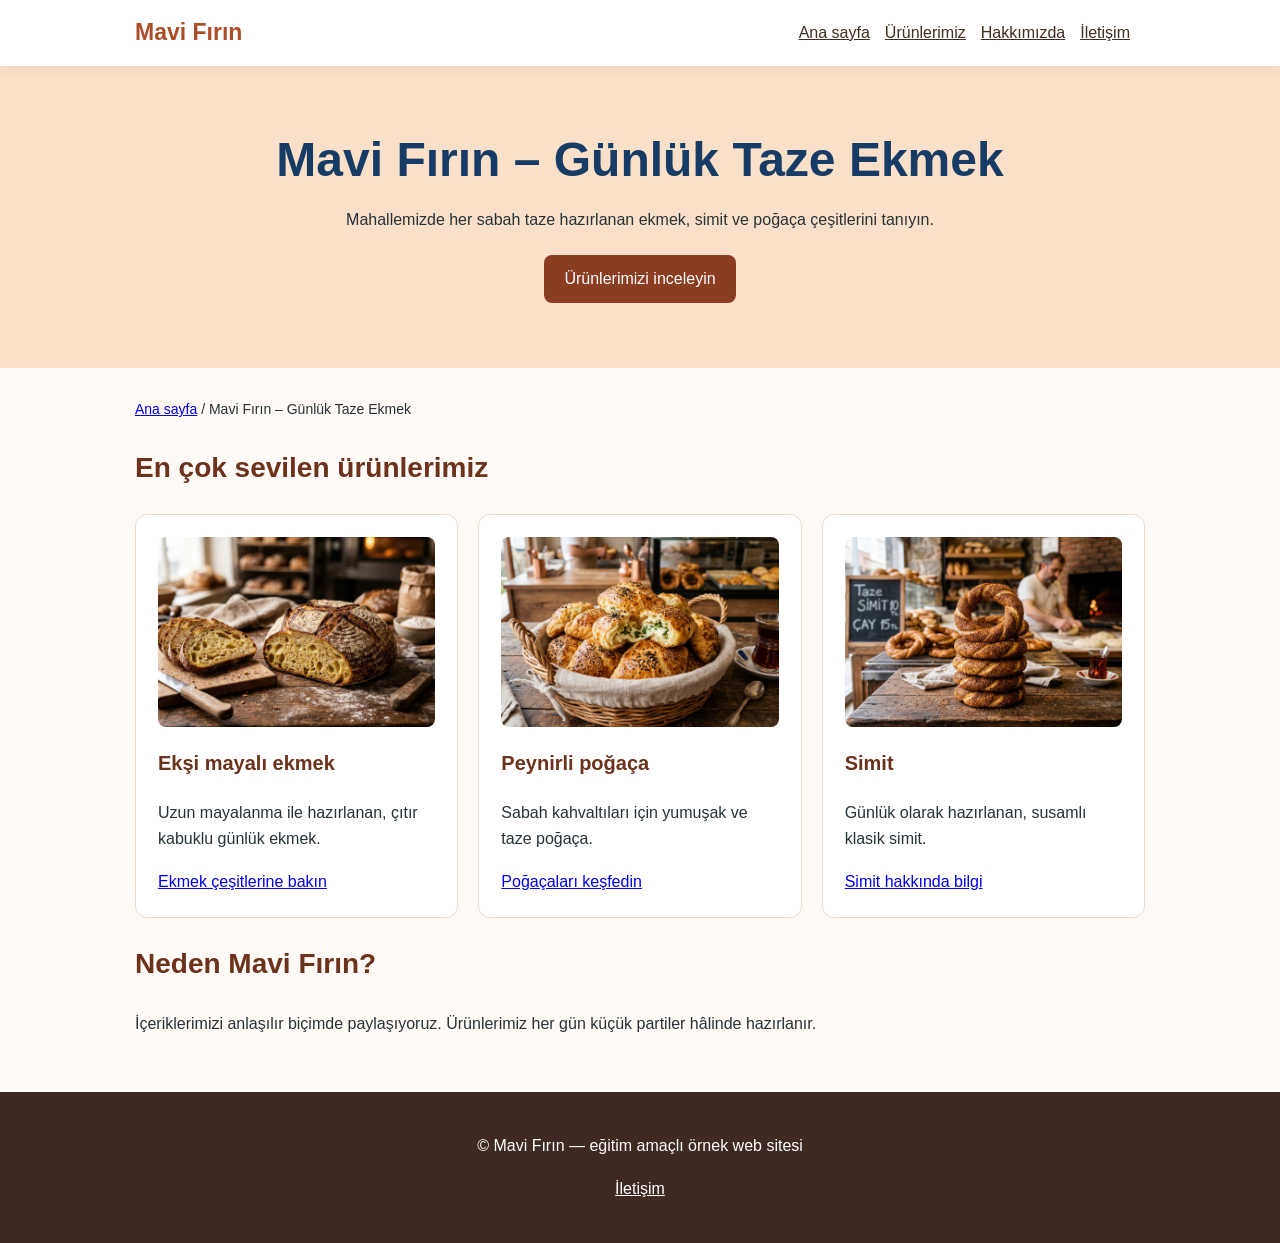
<file: index.html>
<!doctype html>
<html lang="tr">

<head>
    <meta charset="utf-8">
    <meta name="viewport" content="width=device-width, initial-scale=1">
    <title>Eskişehir’de Günlük Taze Ekmek ve Poğaça | Mavi Fırın</title>
    <meta name="description"
        content="Eskişehir’de günlük taze ekmek, simit ve poğaça için Mavi Fırın’ı keşfedin. Ürünlerimizi, çalışma saatlerimizi ve iletişim bilgilerimizi inceleyin.">
    <link rel="stylesheet" href="style.css">
    <!-- 8. hafta: Google etiketini Analytics arayüzünden alıp BURAYA yerleştirin; gerçek kimlik yazın. -->
</head>

<body>
    <header>
        <nav aria-label="Ana menü"><a href="index.html" class="brand">Mavi Fırın</a>
            <div><a href="index.html">Ana sayfa</a><a href="urunler.html">Ürünlerimiz</a><a
                    href="hakkimizda.html">Hakkımızda</a><a href="iletisim.html">İletişim</a></div>
        </nav>
    </header>
    <section class="hero">
        <h1>Mavi Fırın – Günlük Taze Ekmek</h1>
        <p>Mahallemizde her sabah taze hazırlanan ekmek, simit ve poğaça çeşitlerini tanıyın.</p><a class="btn"
            href="urunler.html">Ürünlerimizi inceleyin</a>
    </section>
    <main>
        <p class="crumb"><a href="index.html">Ana sayfa</a> / Mavi Fırın – Günlük Taze Ekmek</p>
        <section>
            <h2>En çok sevilen ürünlerimiz</h2>
            <div class="cards">
                <article class="card">
                    <img src="images/eksi-mayali-ekmek.jpg" alt="Taş fırında taze pişmiş çıtır kabuklu ekşi mayalı ekmek" width="400" height="300" loading="lazy">
                    <h3>Ekşi mayalı ekmek</h3>
                    <p>Uzun mayalanma ile hazırlanan, çıtır kabuklu günlük ekmek.</p><a href="urunler.html">Ekmek
                        çeşitlerine bakın</a>
                </article>
                <article class="card">
                    <img src="images/peynirli-pogaca.jpg" alt="Fırından yeni çıkmış sıcak ve yumuşak peynirli poğaça" width="400" height="300" loading="lazy">
                    <h3>Peynirli poğaça</h3>
                    <p>Sabah kahvaltıları için yumuşak ve taze poğaça.</p><a href="urunler.html">Poğaçaları keşfedin</a>
                </article>
                <article class="card">
                    <img src="images/simit.jpg" alt="Bol susamlı taze çıtır sokak simidi" width="400" height="300" loading="lazy">
                    <h3>Simit</h3>
                    <p>Günlük olarak hazırlanan, susamlı klasik simit.</p><a href="urunler.html">Simit hakkında
                        bilgi</a>
                </article>
            </div>
        </section>
        <section>
            <h2>Neden Mavi Fırın?</h2>
            <p>İçeriklerimizi anlaşılır biçimde paylaşıyoruz. Ürünlerimiz her gün küçük partiler hâlinde hazırlanır.</p>
        </section>
    </main>
    <footer>
        <p>© Mavi Fırın — eğitim amaçlı örnek web sitesi</p>
        <p><a href="iletisim.html">İletişim</a></p>
    </footer>
</body>

</html>
</file>
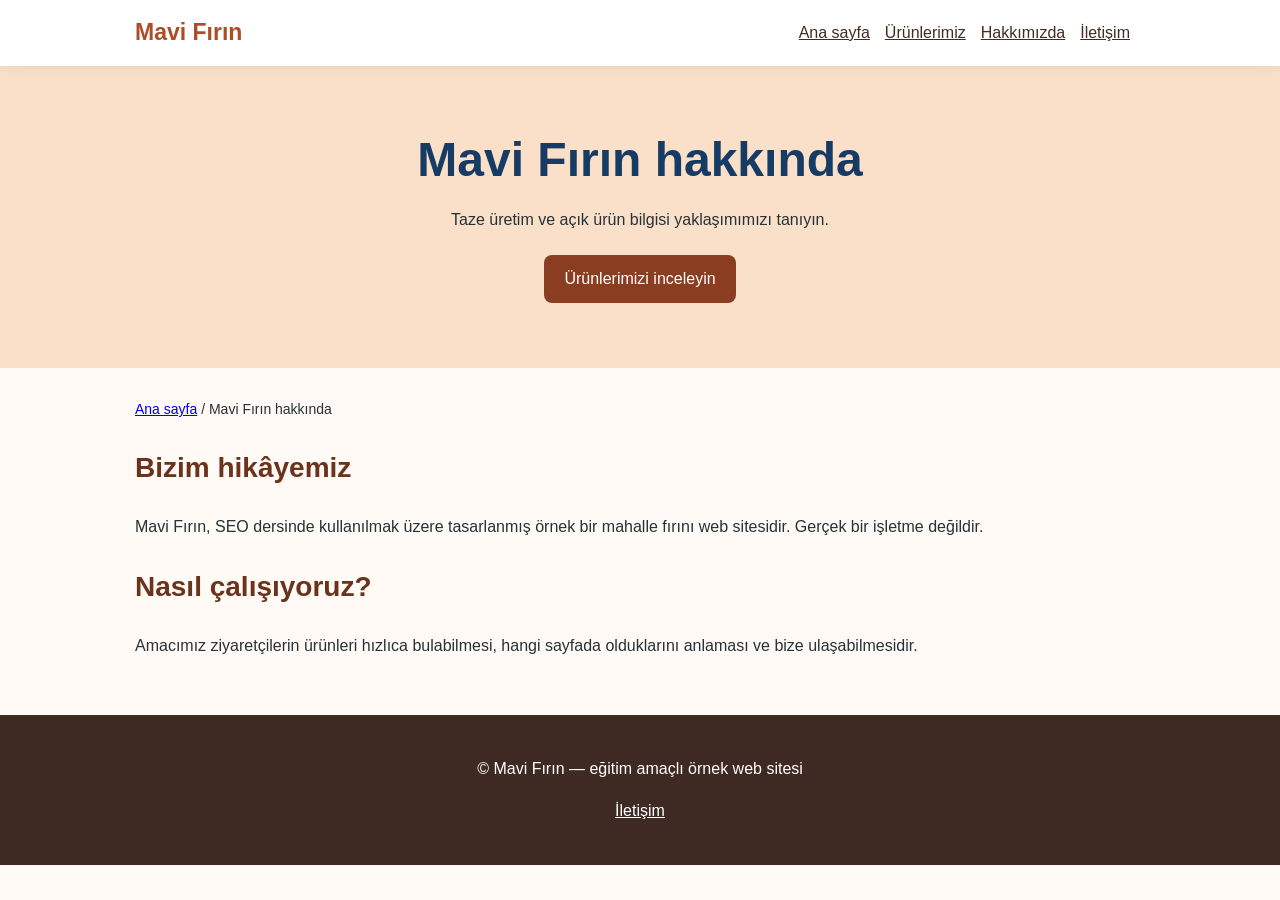
<file: hakkimizda.html>
<!doctype html><html lang="tr"><head><meta charset="utf-8"><meta name="viewport" content="width=device-width, initial-scale=1"><title>Hakkımızda | Eskişehir Mavi Fırın</title><meta name="description" content="Mavi Fırın’ın mahalle fırını olarak çalışma anlayışını, günlük üretim yaklaşımını ve ekibimizi tanıyın."><link rel="stylesheet" href="style.css"><!-- 8. hafta: Google etiketini Analytics arayüzünden alıp BURAYA yerleştirin; gerçek kimlik yazın. --></head><body><header><nav aria-label="Ana menü"><a href="index.html" class="brand">Mavi Fırın</a><div><a href="index.html">Ana sayfa</a><a href="urunler.html">Ürünlerimiz</a><a href="hakkimizda.html">Hakkımızda</a><a href="iletisim.html">İletişim</a></div></nav></header><section class="hero"><h1>Mavi Fırın hakkında</h1><p>Taze üretim ve açık ürün bilgisi yaklaşımımızı tanıyın.</p><a class="btn" href="urunler.html">Ürünlerimizi inceleyin</a></section><main><p class="crumb"><a href="index.html">Ana sayfa</a> / Mavi Fırın hakkında</p><h2>Bizim hikâyemiz</h2><p>Mavi Fırın, SEO dersinde kullanılmak üzere tasarlanmış örnek bir mahalle fırını web sitesidir. Gerçek bir işletme değildir.</p><h2>Nasıl çalışıyoruz?</h2><p>Amacımız ziyaretçilerin ürünleri hızlıca bulabilmesi, hangi sayfada olduklarını anlaması ve bize ulaşabilmesidir.</p></main><footer><p>© Mavi Fırın — eğitim amaçlı örnek web sitesi</p><p><a href="iletisim.html">İletişim</a></p></footer></body></html>
</file>
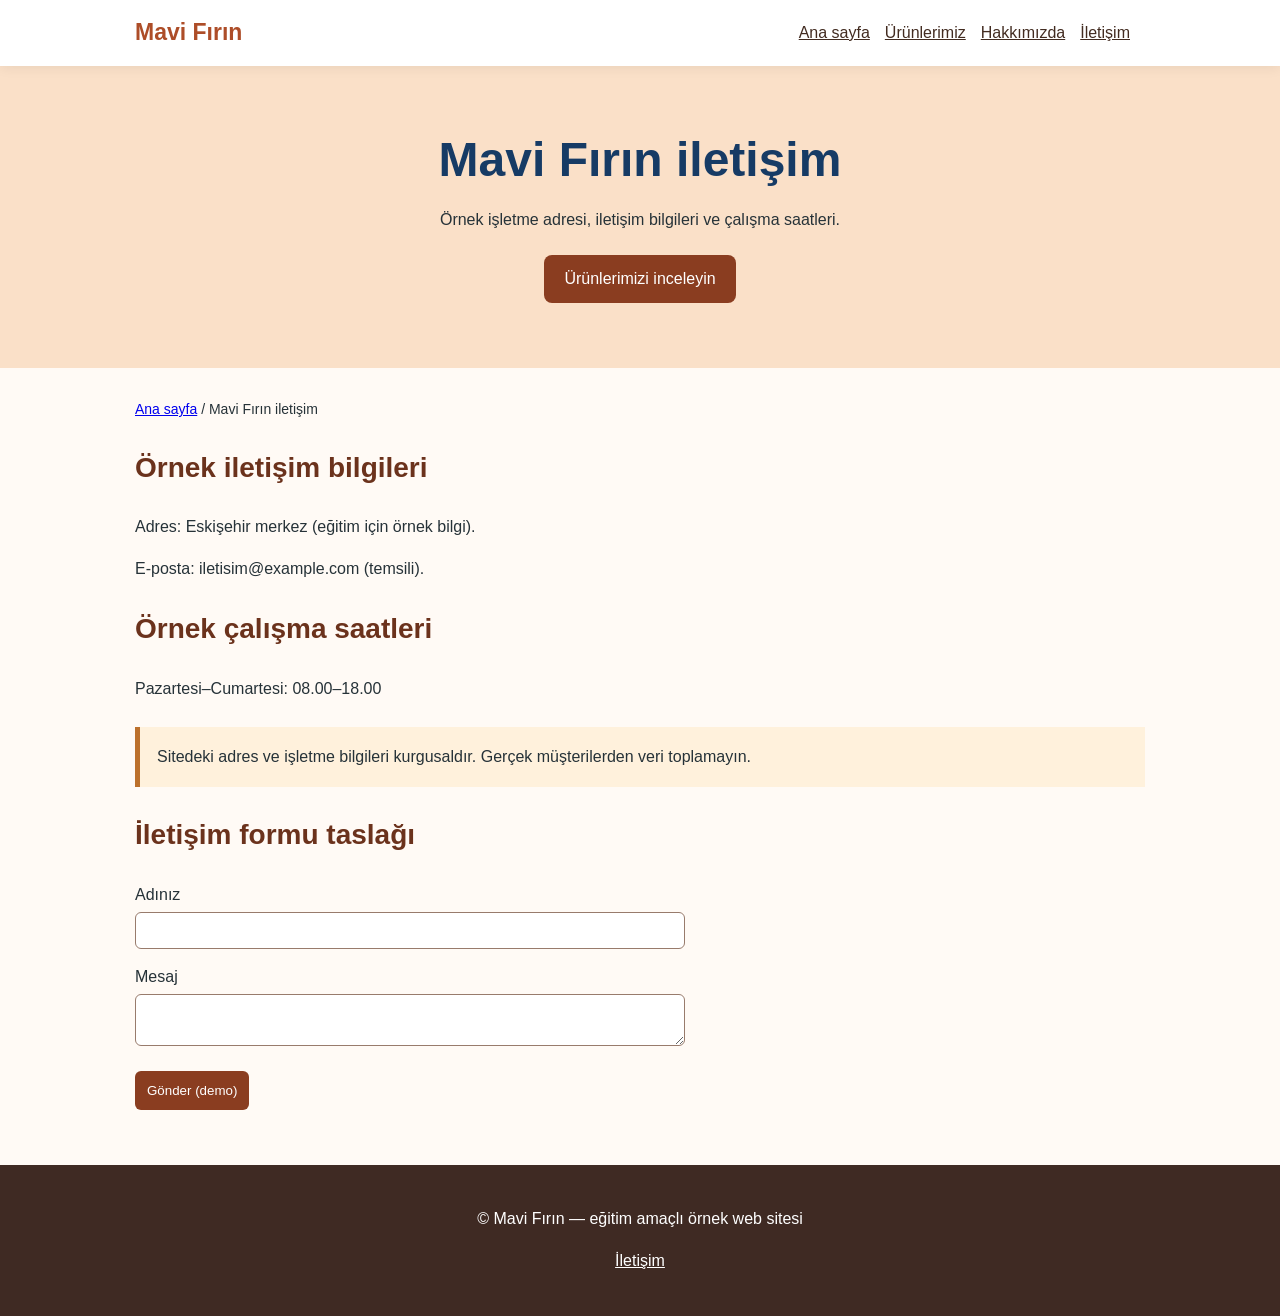
<file: iletisim.html>
<!doctype html><html lang="tr"><head><meta charset="utf-8"><meta name="viewport" content="width=device-width, initial-scale=1"><title>İletişim ve Çalışma Saatleri | Mavi Fırın</title><meta name="description" content="Mavi Fırın iletişim bilgileri, örnek adres ve çalışma saatleri. Ziyaret öncesi güncel bilgileri kontrol edin."><link rel="stylesheet" href="style.css"><!-- 8. hafta: Google etiketini Analytics arayüzünden alıp BURAYA yerleştirin; gerçek kimlik yazın. --></head><body><header><nav aria-label="Ana menü"><a href="index.html" class="brand">Mavi Fırın</a><div><a href="index.html">Ana sayfa</a><a href="urunler.html">Ürünlerimiz</a><a href="hakkimizda.html">Hakkımızda</a><a href="iletisim.html">İletişim</a></div></nav></header><section class="hero"><h1>Mavi Fırın iletişim</h1><p>Örnek işletme adresi, iletişim bilgileri ve çalışma saatleri.</p><a class="btn" href="urunler.html">Ürünlerimizi inceleyin</a></section><main><p class="crumb"><a href="index.html">Ana sayfa</a> / Mavi Fırın iletişim</p><h2>Örnek iletişim bilgileri</h2><p>Adres: Eskişehir merkez (eğitim için örnek bilgi).</p><p>E-posta: iletisim@example.com (temsili).</p><h2>Örnek çalışma saatleri</h2><p>Pazartesi–Cumartesi: 08.00–18.00</p><p class="notice">Sitedeki adres ve işletme bilgileri kurgusaldır. Gerçek müşterilerden veri toplamayın.</p><h2>İletişim formu taslağı</h2><form onsubmit="event.preventDefault();document.getElementById('feedback').textContent='Bu bir ders örneğidir; mesaj gönderilmedi.';"><label for="ad">Adınız</label><input id="ad" autocomplete="name" required><label for="mesaj">Mesaj</label><textarea id="mesaj" required></textarea><p><button type="submit">Gönder (demo)</button></p><p id="feedback" role="status"></p></form></main><footer><p>© Mavi Fırın — eğitim amaçlı örnek web sitesi</p><p><a href="iletisim.html">İletişim</a></p></footer></body></html>
</file>
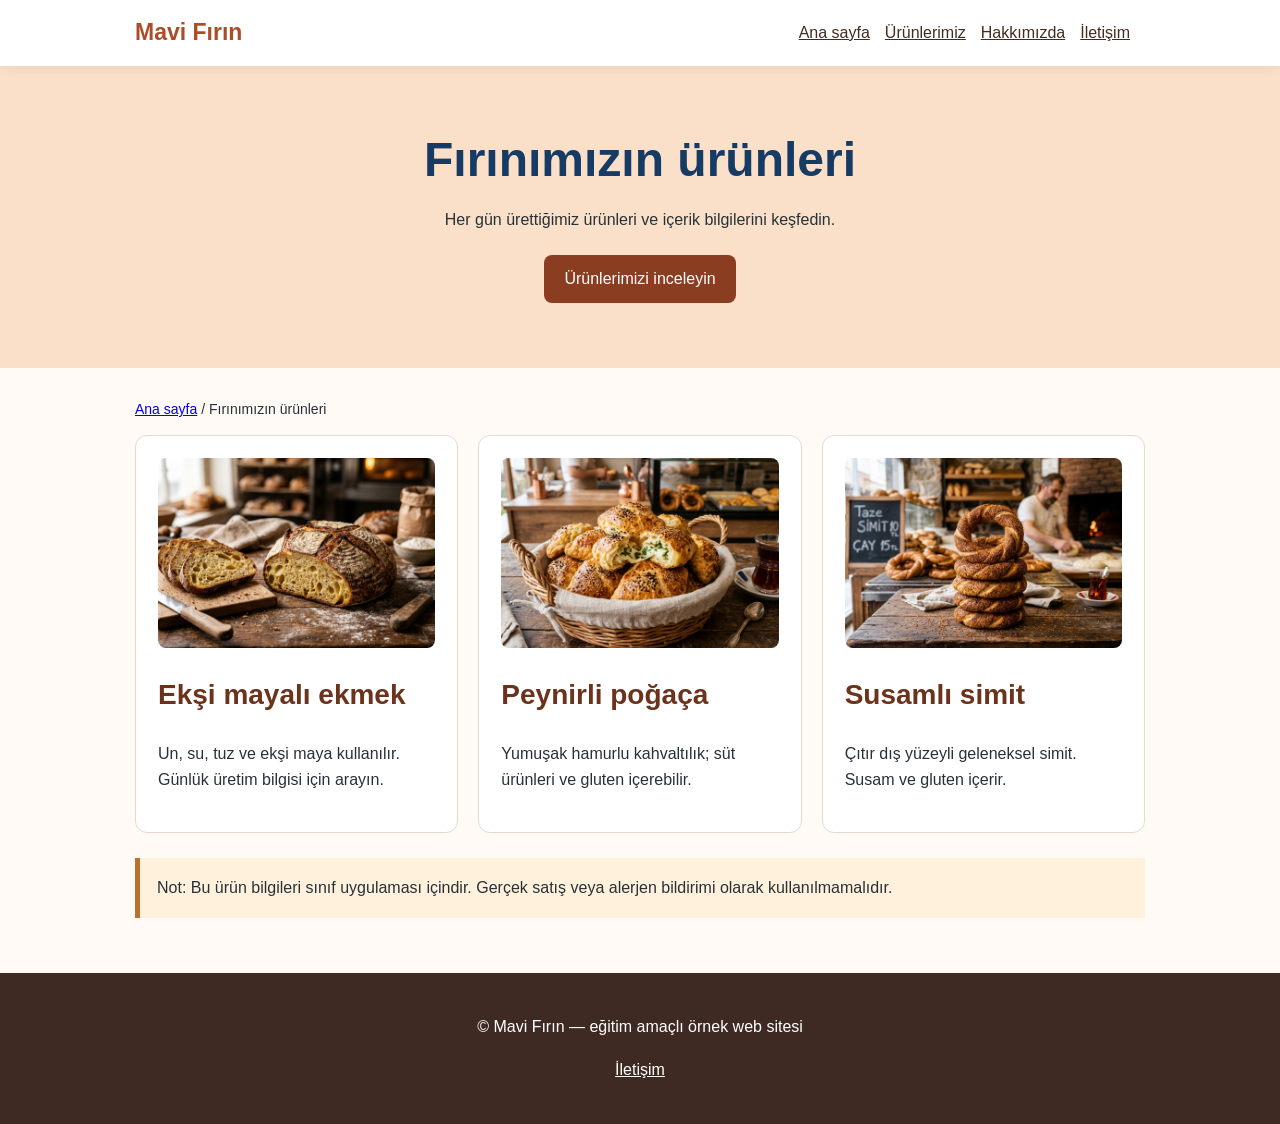
<file: urunler.html>
<!doctype html><html lang="tr"><head><meta charset="utf-8"><meta name="viewport" content="width=device-width, initial-scale=1"><title>Ekmek, Simit ve Poğaça Çeşitleri | Mavi Fırın</title><meta name="description" content="Mavi Fırın’ın ekşi mayalı ekmek, peynirli poğaça ve simit çeşitlerini inceleyin. Ürün içerikleri ve sipariş hakkında bilgi alın."><link rel="stylesheet" href="style.css"><!-- 8. hafta: Google etiketini Analytics arayüzünden alıp BURAYA yerleştirin; gerçek kimlik yazın. --></head><body><header><nav aria-label="Ana menü"><a href="index.html" class="brand">Mavi Fırın</a><div><a href="index.html">Ana sayfa</a><a href="urunler.html">Ürünlerimiz</a><a href="hakkimizda.html">Hakkımızda</a><a href="iletisim.html">İletişim</a></div></nav></header><section class="hero"><h1>Fırınımızın ürünleri</h1><p>Her gün ürettiğimiz ürünleri ve içerik bilgilerini keşfedin.</p><a class="btn" href="urunler.html">Ürünlerimizi inceleyin</a></section><main><p class="crumb"><a href="index.html">Ana sayfa</a> / Fırınımızın ürünleri</p><div class="cards"><article class="card"><img src="images/eksi-mayali-ekmek.jpg" alt="Taş fırında taze pişmiş çıtır kabuklu ekşi mayalı ekmek" width="400" height="300" loading="lazy"><h2>Ekşi mayalı ekmek</h2><p>Un, su, tuz ve ekşi maya kullanılır. Günlük üretim bilgisi için arayın.</p></article><article class="card"><img src="images/peynirli-pogaca.jpg" alt="Fırından yeni çıkmış sıcak ve yumuşak peynirli poğaça" width="400" height="300" loading="lazy"><h2>Peynirli poğaça</h2><p>Yumuşak hamurlu kahvaltılık; süt ürünleri ve gluten içerebilir.</p></article><article class="card"><img src="images/simit.jpg" alt="Bol susamlı taze çıtır sokak simidi" width="400" height="300" loading="lazy"><h2>Susamlı simit</h2><p>Çıtır dış yüzeyli geleneksel simit. Susam ve gluten içerir.</p></article></div><p class="notice">Not: Bu ürün bilgileri sınıf uygulaması içindir. Gerçek satış veya alerjen bildirimi olarak kullanılmamalıdır.</p></main><footer><p>© Mavi Fırın — eğitim amaçlı örnek web sitesi</p><p><a href="iletisim.html">İletişim</a></p></footer></body></html>
</file>
<file: style.css>
* {
    box-sizing: border-box;
}

body {
    margin: 0;
    font-family: Arial, Helvetica, sans-serif;
    color: #263238;
    line-height: 1.65;
    background: #fffaf5;
}

header {
    background: #fff;
    box-shadow: 0 2px 12px #0001;
    position: sticky;
    top: 0;
}

nav {
    max-width: 1050px;
    margin: auto;
    display: flex;
    justify-content: space-between;
    align-items: center;
    gap: 18px;
    padding: 14px 20px;
    flex-wrap: wrap;
}

nav a {
    color: #422b20;
    margin-right: 15px;
}

nav a:hover,
nav a:focus {
    text-decoration: underline;
}

.brand {
    font-weight: 800;
    font-size: 23px;
    color: #ad4d28;
    text-decoration: none;
}

.brand:hover,
.brand:focus {
    text-decoration: none;
    opacity: 0.9;
}

.hero {
    background: #fae0c8;
    padding: 65px 20px;
    text-align: center;
}

.hero h1 {
    font-size: clamp(28px, 5vw, 48px);
    line-height: 1.2;
    max-width: 790px;
    margin: 0 auto 18px;
}

/* H02-U3: style.css dosyasında h1 için yazı rengi */
h1 {
    color: #163b65;
}

/* H02-S3: Bağlantılara altı çizili görünüm */
a {
    text-decoration: underline;
}

.hero p {
    max-width: 650px;
    margin: 0 auto 22px;
}

.btn {
    display: inline-block;
    background: #8a3d20;
    color: white;
    padding: 11px 20px;
    border-radius: 8px;
    text-decoration: none;
}

main {
    max-width: 1050px;
    margin: 30px auto;
    padding: 0 20px;
}

h2 {
    font-size: 28px;
    color: #6b321c;
}

h3 {
    font-size: 20px;
    color: #6b321c;
}

.cards {
    display: grid;
    grid-template-columns: repeat(auto-fit, minmax(240px, 1fr));
    gap: 20px;
}

.card {
    background: white;
    padding: 22px;
    border-radius: 12px;
    border: 1px solid #ead9ca;
}

.card img {
    width: 100%;
    height: 190px;
    object-fit: cover;
    border-radius: 8px;
    margin-bottom: 14px;
    display: block;
}

.notice {
    padding: 17px;
    background: #fff1dc;
    border-left: 5px solid #bc702b;
    margin: 25px 0;
}

footer {
    margin-top: 55px;
    padding: 25px;
    background: #3f2a23;
    color: #fff;
    text-align: center;
}

footer a {
    color: white;
}

.crumb {
    font-size: 14px;
}

label {
    display: block;
    margin: 15px 0 4px;
}

input,
textarea {
    width: 100%;
    max-width: 550px;
    padding: 10px;
    border: 1px solid #987b6c;
    border-radius: 6px;
}

button {
    background: #8a3d20;
    color: white;
    padding: 12px;
    border: 0;
    border-radius: 6px;
    cursor: pointer;
}

/* H02-S4: Taşan öğeleri engelleme kuralları (responsive ve max-width) */
img,
table,
pre {
    max-width: 100%;
    height: auto;
}

@media (max-width: 600px) {
    nav {
        display: block;
    }

    nav a {
        display: inline-block;
        margin: 4px 9px 4px 0;
    }

    .hero {
        padding: 45px 16px;
    }
}
</file>
